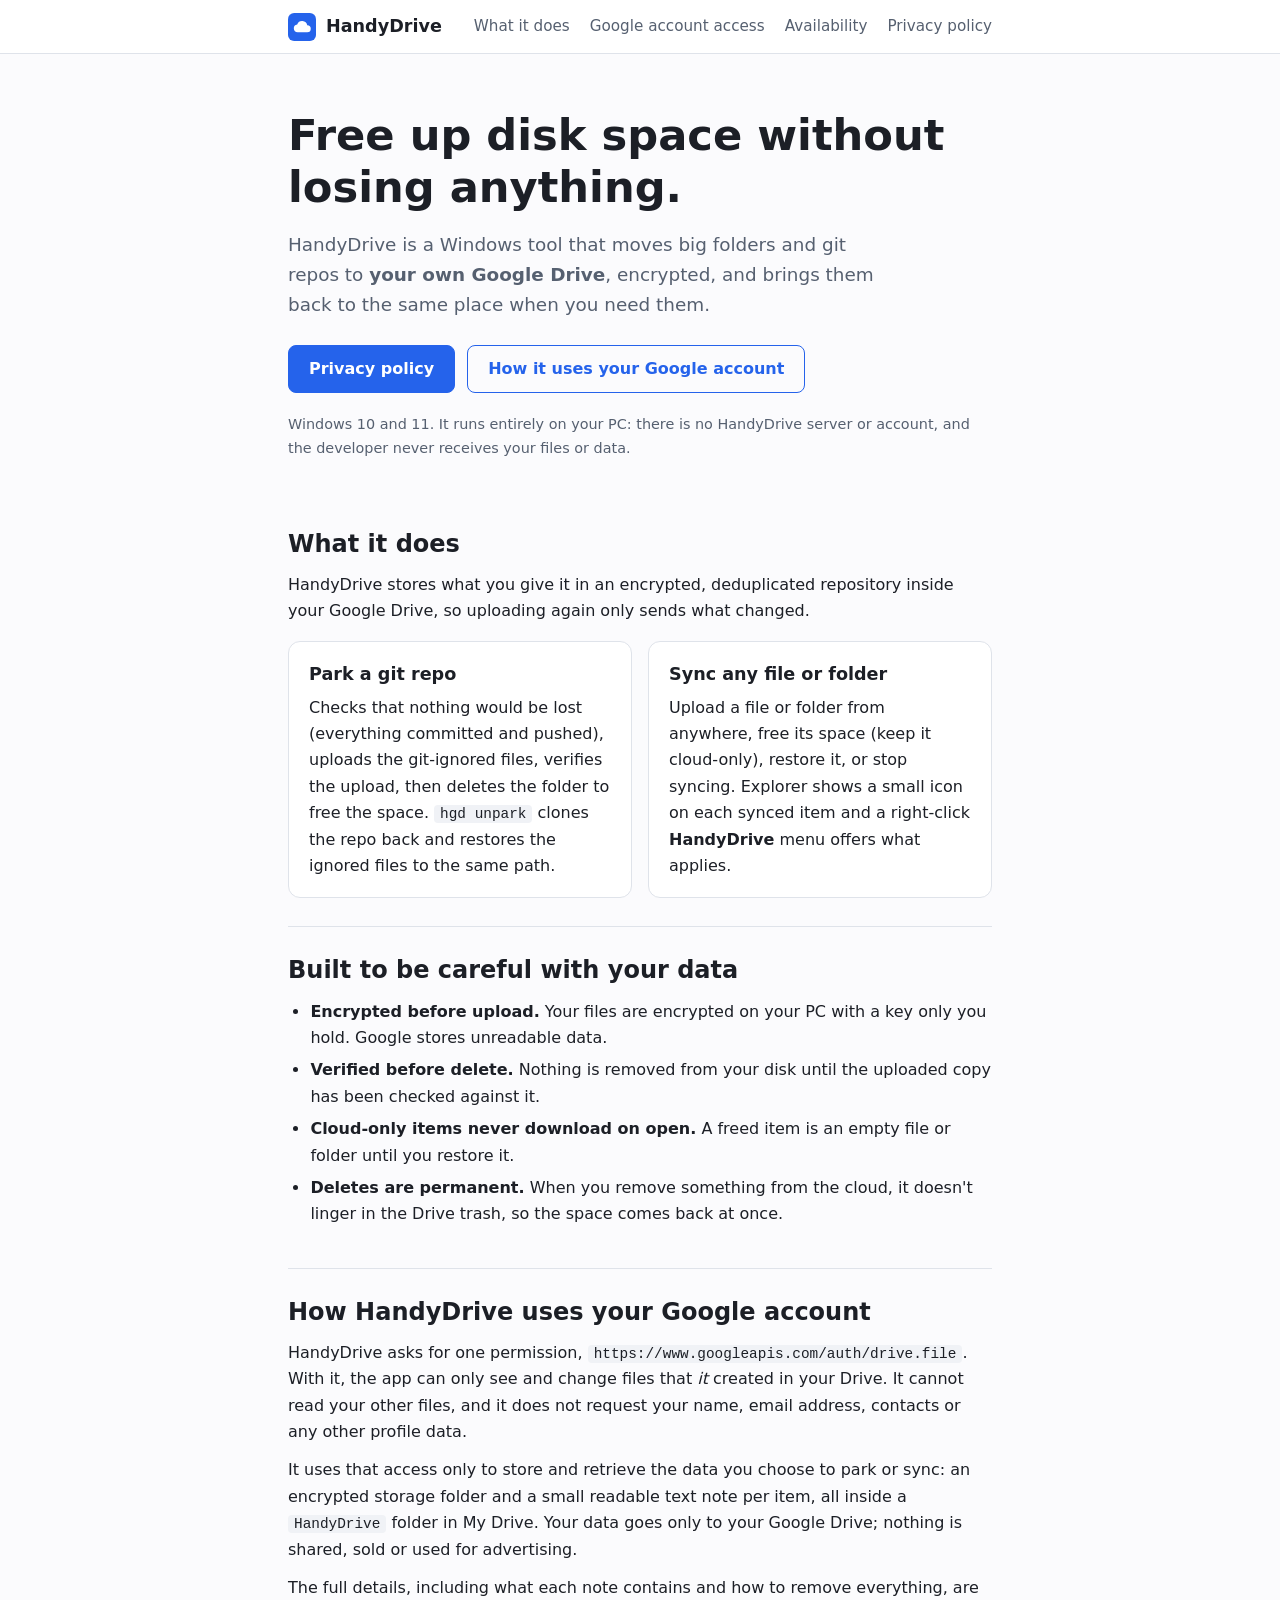
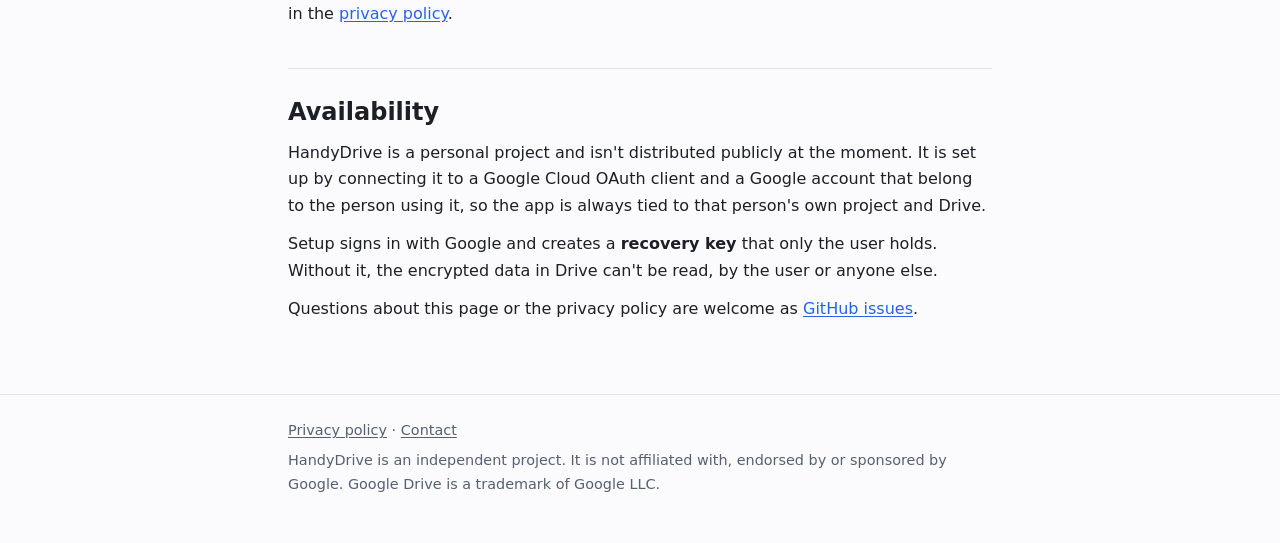
<file: handydrive/index.html>
<!doctype html>
<html lang="en">
<head>
<meta charset="utf-8">
<meta name="viewport" content="width=device-width, initial-scale=1">
<title>HandyDrive: park and sync folders on Google Drive</title>
<meta name="description" content="HandyDrive is a Windows tool that parks git repos and syncs any file or folder to your own Google Drive as an encrypted backup, so you can free up disk space and bring everything back later.">
<link rel="icon" href="favicon.svg" type="image/svg+xml">
<link rel="stylesheet" href="style.css">
</head>
<body>

<header class="site-header">
  <div class="wrap">
    <a class="brand" href="./"><img src="favicon.svg" alt="" width="28" height="28">HandyDrive</a>
    <nav aria-label="Main">
      <a href="#what">What it does</a>
      <a href="#google">Google account access</a>
      <a href="#availability">Availability</a>
      <a href="privacy.html">Privacy policy</a>
    </nav>
  </div>
</header>

<main>
  <div class="wrap">

    <div class="hero">
      <h1>Free up disk space without losing anything.</h1>
      <p class="lead">HandyDrive is a Windows tool that moves big folders and git repos to <strong>your own Google Drive</strong>, encrypted, and brings them back to the same place when you need them.</p>
      <div class="actions">
        <a class="btn" href="privacy.html">Privacy policy</a>
        <a class="btn secondary" href="#google">How it uses your Google account</a>
      </div>
      <p class="note">Windows 10 and 11. It runs entirely on your PC: there is no HandyDrive server or account, and the developer never receives your files or data.</p>
    </div>

    <section id="what">
      <h2>What it does</h2>
      <p>HandyDrive stores what you give it in an encrypted, deduplicated repository inside your Google Drive, so uploading again only sends what changed.</p>
      <div class="cards">
        <div class="card">
          <h3>Park a git repo</h3>
          <p>Checks that nothing would be lost (everything committed and pushed), uploads the git-ignored files, verifies the upload, then deletes the folder to free the space. <code>hgd unpark</code> clones the repo back and restores the ignored files to the same path.</p>
        </div>
        <div class="card">
          <h3>Sync any file or folder</h3>
          <p>Upload a file or folder from anywhere, free its space (keep it cloud-only), restore it, or stop syncing. Explorer shows a small icon on each synced item and a right-click <strong>HandyDrive</strong> menu offers what applies.</p>
        </div>
      </div>
    </section>

    <section id="how">
      <h2>Built to be careful with your data</h2>
      <ul>
        <li><strong>Encrypted before upload.</strong> Your files are encrypted on your PC with a key only you hold. Google stores unreadable data.</li>
        <li><strong>Verified before delete.</strong> Nothing is removed from your disk until the uploaded copy has been checked against it.</li>
        <li><strong>Cloud-only items never download on open.</strong> A freed item is an empty file or folder until you restore it.</li>
        <li><strong>Deletes are permanent.</strong> When you remove something from the cloud, it doesn't linger in the Drive trash, so the space comes back at once.</li>
      </ul>
    </section>

    <section id="google">
      <h2>How HandyDrive uses your Google account</h2>
      <p>HandyDrive asks for one permission, <code>https://www.googleapis.com/auth/drive.file</code>. With it, the app can only see and change files that <em>it</em> created in your Drive. It cannot read your other files, and it does not request your name, email address, contacts or any other profile data.</p>
      <p>It uses that access only to store and retrieve the data you choose to park or sync: an encrypted storage folder and a small readable text note per item, all inside a <code>HandyDrive</code> folder in My Drive. Your data goes only to your Google Drive; nothing is shared, sold or used for advertising.</p>
      <p>The full details, including what each note contains and how to remove everything, are in the <a href="privacy.html">privacy policy</a>.</p>
    </section>

    <section id="availability">
      <h2>Availability</h2>
      <p>HandyDrive is a personal project and isn't distributed publicly at the moment. It is set up by connecting it to a Google Cloud OAuth client and a Google account that belong to the person using it, so the app is always tied to that person's own project and Drive.</p>
      <p>Setup signs in with Google and creates a <strong>recovery key</strong> that only the user holds. Without it, the encrypted data in Drive can't be read, by the user or anyone else.</p>
      <p>Questions about this page or the privacy policy are welcome as <a href="https://github.com/centhoang/centhoang.github.io/issues">GitHub issues</a>.</p>
    </section>

  </div>
</main>

<footer class="site-footer">
  <div class="wrap">
    <p><a href="privacy.html">Privacy policy</a> · <a href="https://github.com/centhoang/centhoang.github.io/issues">Contact</a></p>
    <p>HandyDrive is an independent project. It is not affiliated with, endorsed by or sponsored by Google. Google Drive is a trademark of Google LLC.</p>
  </div>
</footer>

</body>
</html>
</file>
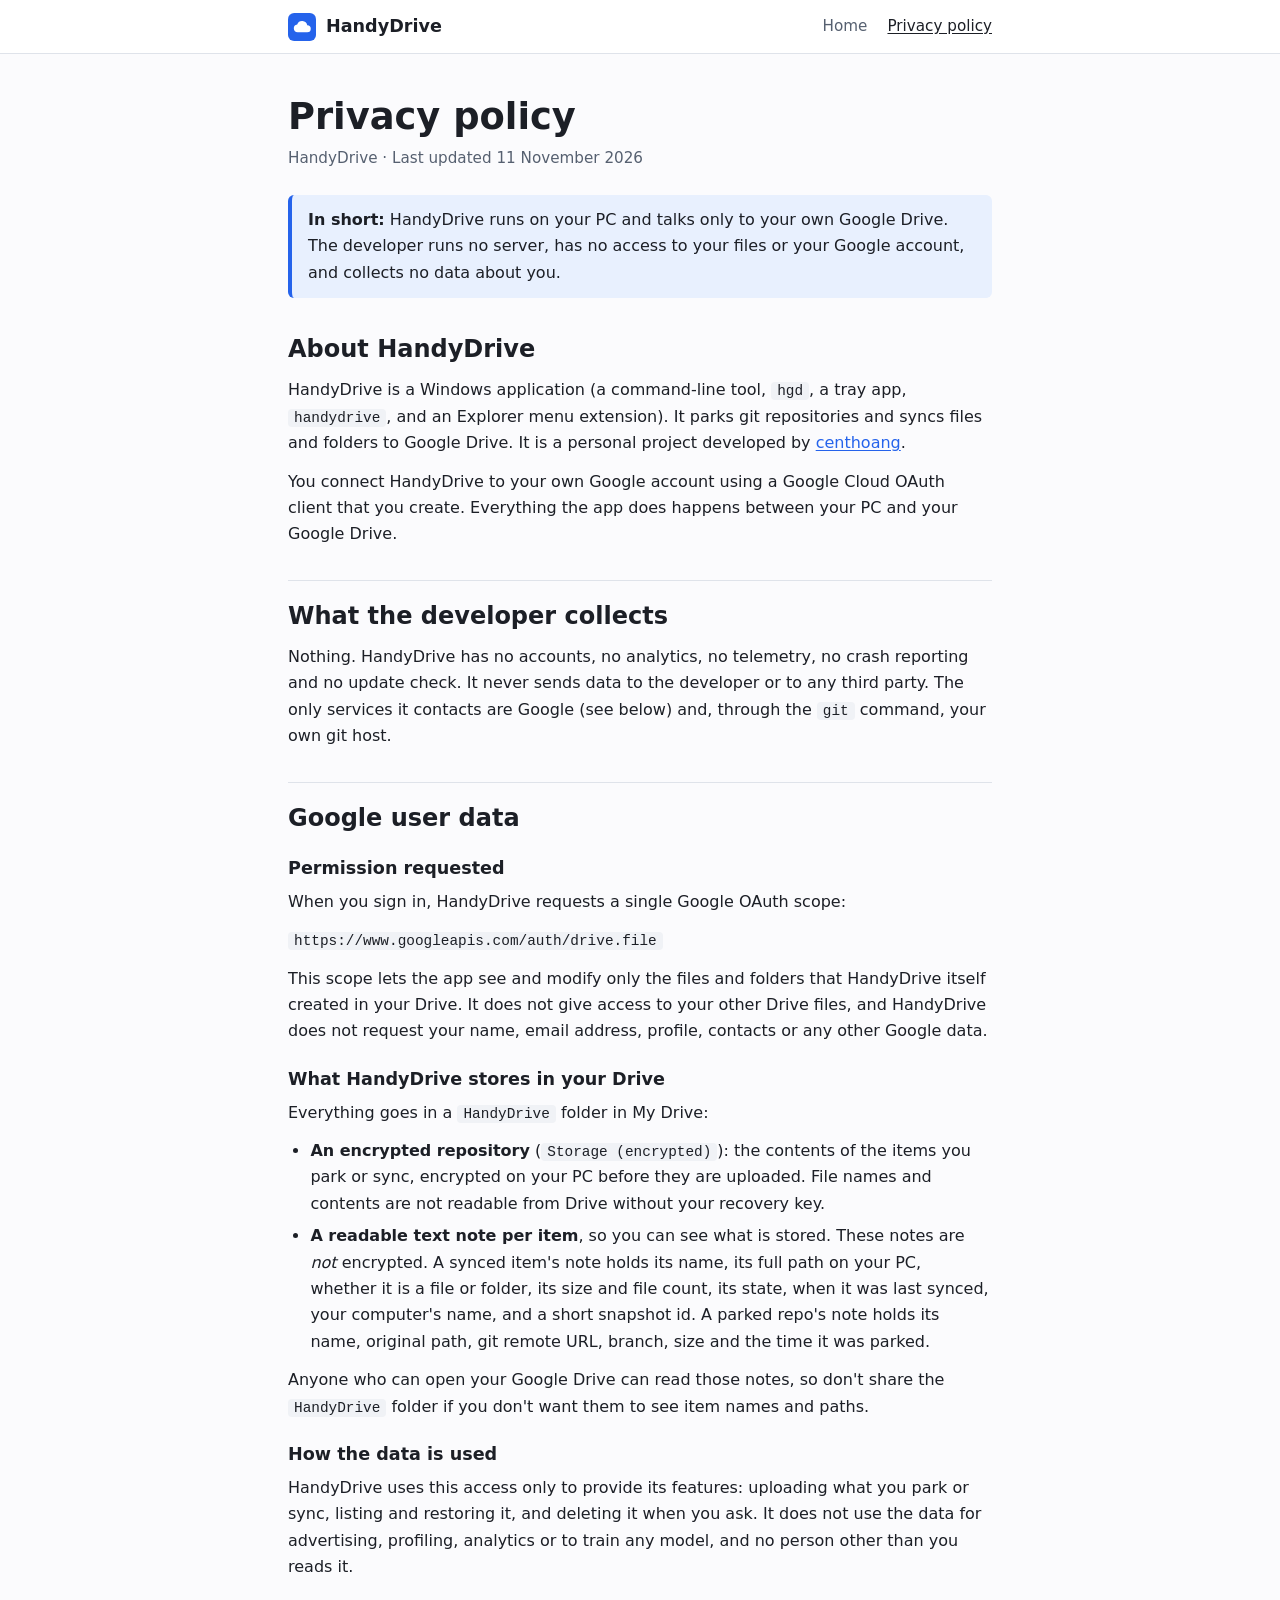
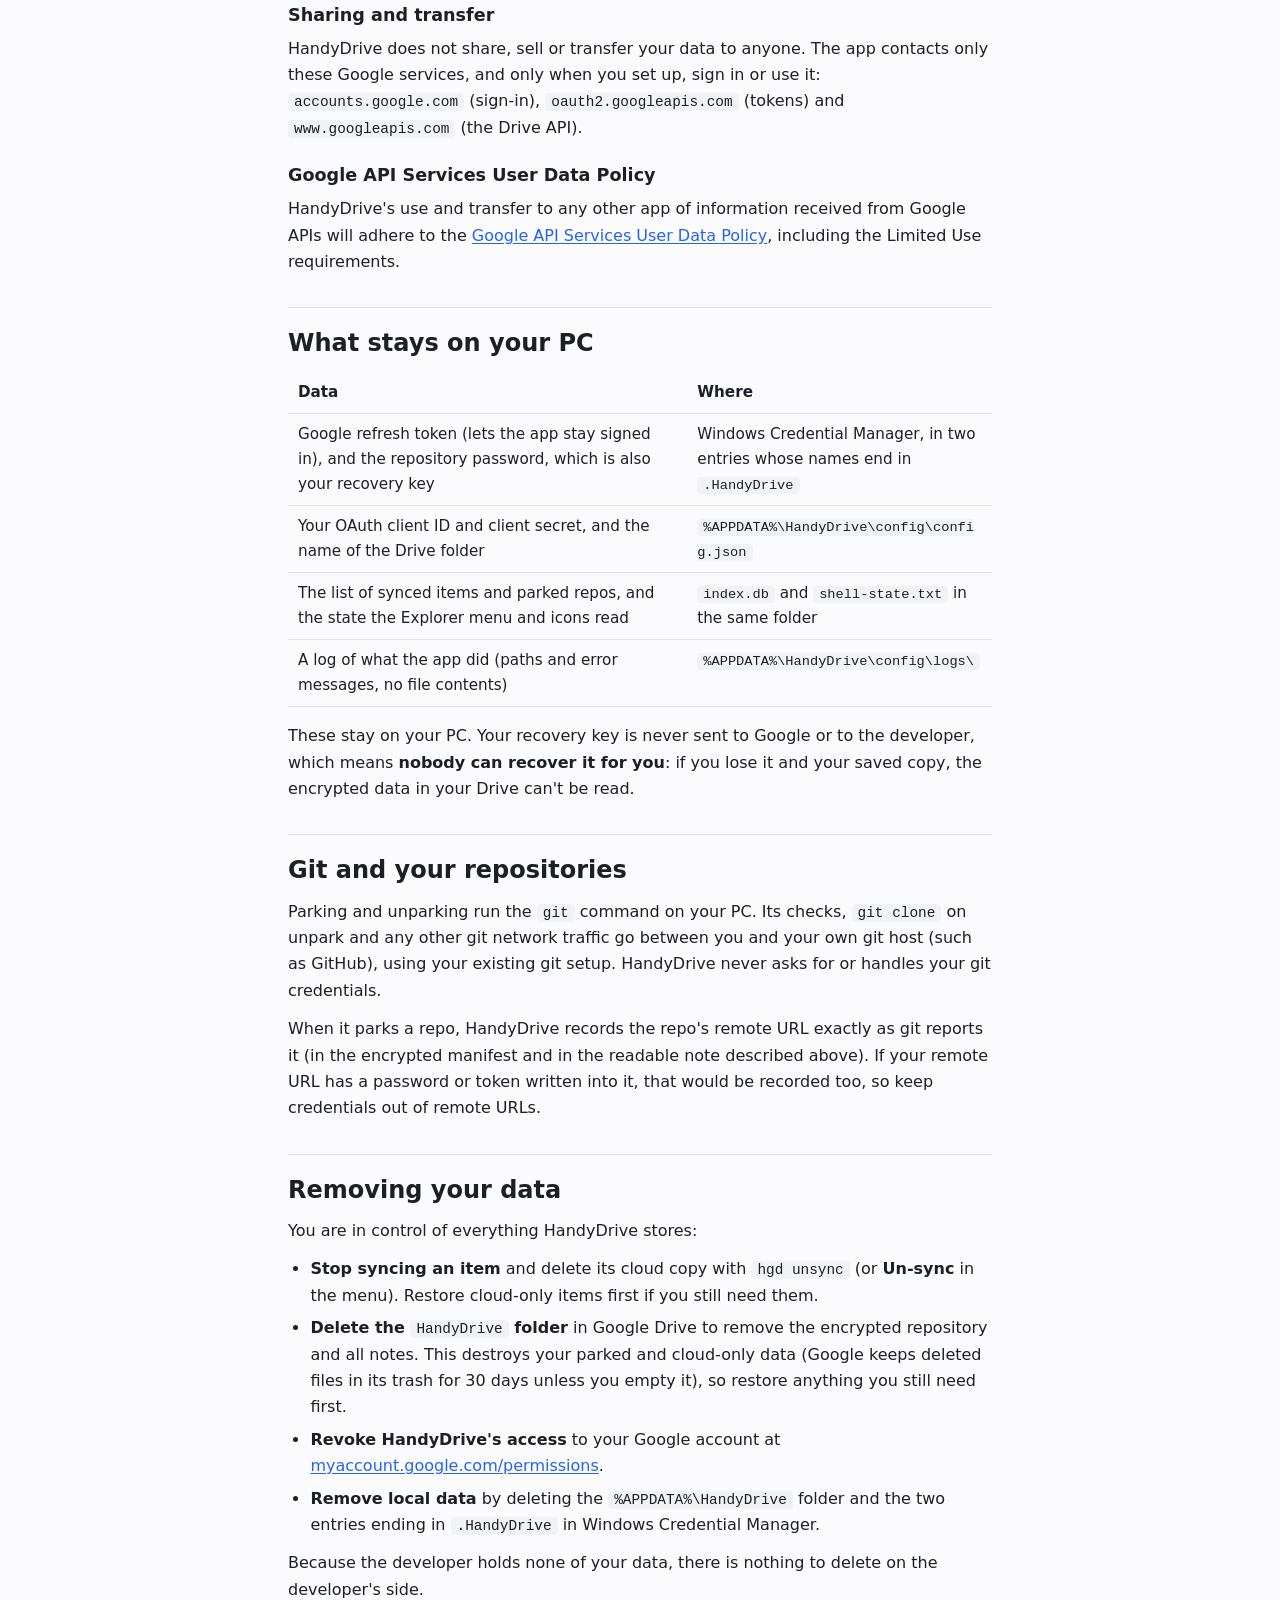
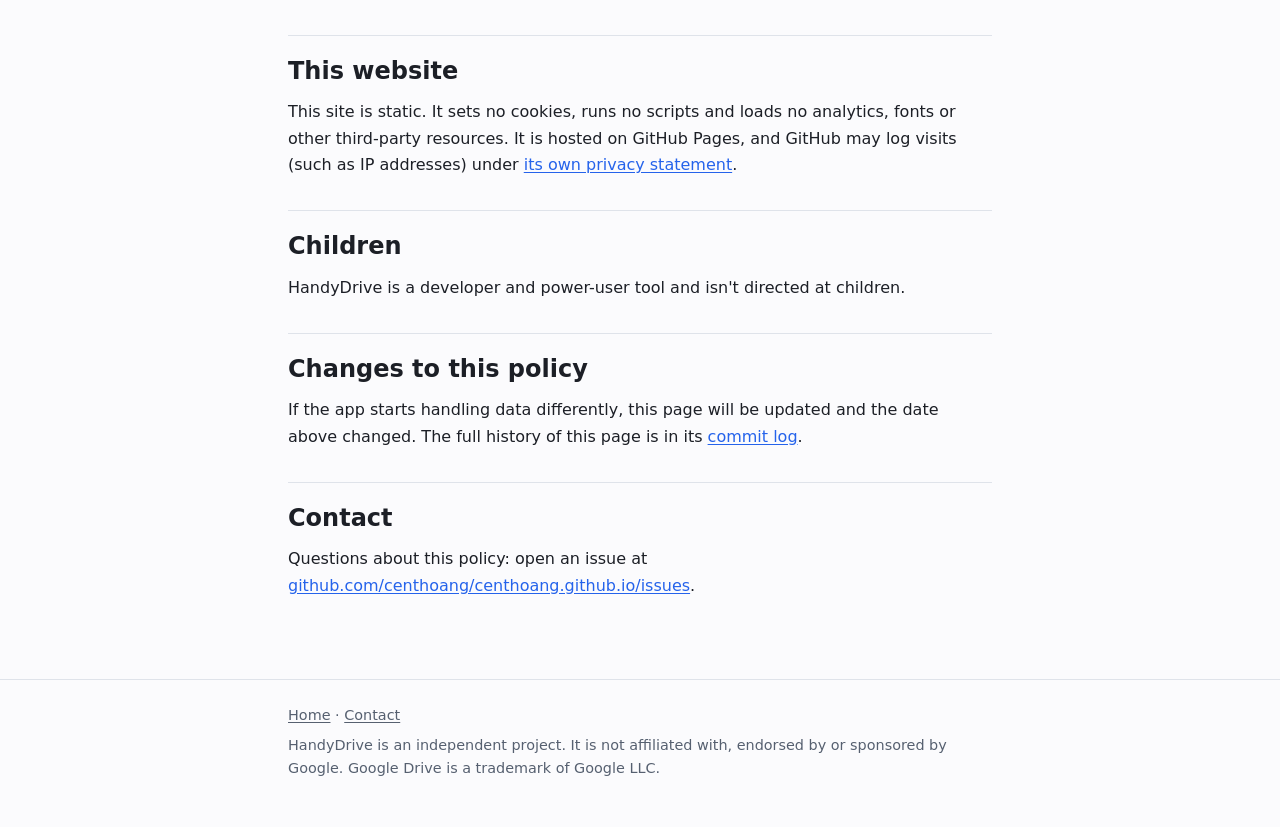
<file: handydrive/privacy.html>
<!doctype html>
<html lang="en">
<head>
<meta charset="utf-8">
<meta name="viewport" content="width=device-width, initial-scale=1">
<title>HandyDrive privacy policy</title>
<meta name="description" content="HandyDrive's privacy policy: what the app accesses on your PC and in your Google Drive, where your data is stored, and how to remove it.">
<link rel="icon" href="favicon.svg" type="image/svg+xml">
<link rel="stylesheet" href="style.css">
</head>
<body>

<header class="site-header">
  <div class="wrap">
    <a class="brand" href="./"><img src="favicon.svg" alt="" width="28" height="28">HandyDrive</a>
    <nav aria-label="Main">
      <a href="./">Home</a>
      <a href="privacy.html" aria-current="page">Privacy policy</a>
    </nav>
  </div>
</header>

<main>
  <div class="wrap doc">

    <h1>Privacy policy</h1>
    <p class="meta">HandyDrive · Last updated 11 November 2026</p>

    <div class="callout">
      <p><strong>In short:</strong> HandyDrive runs on your PC and talks only to your own Google Drive. The developer runs no server, has no access to your files or your Google account, and collects no data about you.</p>
    </div>

    <section id="about">
      <h2>About HandyDrive</h2>
      <p>HandyDrive is a Windows application (a command-line tool, <code>hgd</code>, a tray app, <code>handydrive</code>, and an Explorer menu extension). It parks git repositories and syncs files and folders to Google Drive. It is a personal project developed by <a href="https://github.com/centhoang">centhoang</a>.</p>
      <p>You connect HandyDrive to your own Google account using a Google Cloud OAuth client that you create. Everything the app does happens between your PC and your Google Drive.</p>
    </section>

    <section id="collect">
      <h2>What the developer collects</h2>
      <p>Nothing. HandyDrive has no accounts, no analytics, no telemetry, no crash reporting and no update check. It never sends data to the developer or to any third party. The only services it contacts are Google (see below) and, through the <code>git</code> command, your own git host.</p>
    </section>

    <section id="google">
      <h2>Google user data</h2>
      <h3>Permission requested</h3>
      <p>When you sign in, HandyDrive requests a single Google OAuth scope:</p>
      <p><code>https://www.googleapis.com/auth/drive.file</code></p>
      <p>This scope lets the app see and modify only the files and folders that HandyDrive itself created in your Drive. It does not give access to your other Drive files, and HandyDrive does not request your name, email address, profile, contacts or any other Google data.</p>

      <h3>What HandyDrive stores in your Drive</h3>
      <p>Everything goes in a <code>HandyDrive</code> folder in My Drive:</p>
      <ul>
        <li><strong>An encrypted repository</strong> (<code>Storage (encrypted)</code>): the contents of the items you park or sync, encrypted on your PC before they are uploaded. File names and contents are not readable from Drive without your recovery key.</li>
        <li><strong>A readable text note per item</strong>, so you can see what is stored. These notes are <em>not</em> encrypted. A synced item's note holds its name, its full path on your PC, whether it is a file or folder, its size and file count, its state, when it was last synced, your computer's name, and a short snapshot id. A parked repo's note holds its name, original path, git remote URL, branch, size and the time it was parked.</li>
      </ul>
      <p>Anyone who can open your Google Drive can read those notes, so don't share the <code>HandyDrive</code> folder if you don't want them to see item names and paths.</p>

      <h3>How the data is used</h3>
      <p>HandyDrive uses this access only to provide its features: uploading what you park or sync, listing and restoring it, and deleting it when you ask. It does not use the data for advertising, profiling, analytics or to train any model, and no person other than you reads it.</p>

      <h3>Sharing and transfer</h3>
      <p>HandyDrive does not share, sell or transfer your data to anyone. The app contacts only these Google services, and only when you set up, sign in or use it: <code>accounts.google.com</code> (sign-in), <code>oauth2.googleapis.com</code> (tokens) and <code>www.googleapis.com</code> (the Drive API).</p>

      <h3>Google API Services User Data Policy</h3>
      <p>HandyDrive's use and transfer to any other app of information received from Google APIs will adhere to the <a href="https://developers.google.com/terms/api-services-user-data-policy">Google API Services User Data Policy</a>, including the Limited Use requirements.</p>
    </section>

    <section id="pc">
      <h2>What stays on your PC</h2>
      <div class="table-scroll">
      <table>
        <thead><tr><th scope="col">Data</th><th scope="col">Where</th></tr></thead>
        <tbody>
          <tr><td>Google refresh token (lets the app stay signed in), and the repository password, which is also your recovery key</td><td>Windows Credential Manager, in two entries whose names end in <code>.HandyDrive</code></td></tr>
          <tr><td>Your OAuth client ID and client secret, and the name of the Drive folder</td><td><code>%APPDATA%\HandyDrive\config\config.json</code></td></tr>
          <tr><td>The list of synced items and parked repos, and the state the Explorer menu and icons read</td><td><code>index.db</code> and <code>shell-state.txt</code> in the same folder</td></tr>
          <tr><td>A log of what the app did (paths and error messages, no file contents)</td><td><code>%APPDATA%\HandyDrive\config\logs\</code></td></tr>
        </tbody>
      </table>
      </div>
      <p>These stay on your PC. Your recovery key is never sent to Google or to the developer, which means <strong>nobody can recover it for you</strong>: if you lose it and your saved copy, the encrypted data in your Drive can't be read.</p>
    </section>

    <section id="git">
      <h2>Git and your repositories</h2>
      <p>Parking and unparking run the <code>git</code> command on your PC. Its checks, <code>git clone</code> on unpark and any other git network traffic go between you and your own git host (such as GitHub), using your existing git setup. HandyDrive never asks for or handles your git credentials.</p>
      <p>When it parks a repo, HandyDrive records the repo's remote URL exactly as git reports it (in the encrypted manifest and in the readable note described above). If your remote URL has a password or token written into it, that would be recorded too, so keep credentials out of remote URLs.</p>
    </section>

    <section id="remove">
      <h2>Removing your data</h2>
      <p>You are in control of everything HandyDrive stores:</p>
      <ul>
        <li><strong>Stop syncing an item</strong> and delete its cloud copy with <code>hgd unsync</code> (or <strong>Un-sync</strong> in the menu). Restore cloud-only items first if you still need them.</li>
        <li><strong>Delete the <code>HandyDrive</code> folder</strong> in Google Drive to remove the encrypted repository and all notes. This destroys your parked and cloud-only data (Google keeps deleted files in its trash for 30 days unless you empty it), so restore anything you still need first.</li>
        <li><strong>Revoke HandyDrive's access</strong> to your Google account at <a href="https://myaccount.google.com/permissions">myaccount.google.com/permissions</a>.</li>
        <li><strong>Remove local data</strong> by deleting the <code>%APPDATA%\HandyDrive</code> folder and the two entries ending in <code>.HandyDrive</code> in Windows Credential Manager.</li>
      </ul>
      <p>Because the developer holds none of your data, there is nothing to delete on the developer's side.</p>
    </section>

    <section id="site">
      <h2>This website</h2>
      <p>This site is static. It sets no cookies, runs no scripts and loads no analytics, fonts or other third-party resources. It is hosted on GitHub Pages, and GitHub may log visits (such as IP addresses) under <a href="https://docs.github.com/en/site-policy/privacy-policies/github-general-privacy-statement">its own privacy statement</a>.</p>
    </section>

    <section id="children">
      <h2>Children</h2>
      <p>HandyDrive is a developer and power-user tool and isn't directed at children.</p>
    </section>

    <section id="changes">
      <h2>Changes to this policy</h2>
      <p>If the app starts handling data differently, this page will be updated and the date above changed. The full history of this page is in its <a href="https://github.com/centhoang/centhoang.github.io/commits/main/handydrive/privacy.html">commit log</a>.</p>
    </section>

    <section id="contact">
      <h2>Contact</h2>
      <p>Questions about this policy: open an issue at <a href="https://github.com/centhoang/centhoang.github.io/issues">github.com/centhoang/centhoang.github.io/issues</a>.</p>
    </section>

  </div>
</main>

<footer class="site-footer">
  <div class="wrap">
    <p><a href="./">Home</a> · <a href="https://github.com/centhoang/centhoang.github.io/issues">Contact</a></p>
    <p>HandyDrive is an independent project. It is not affiliated with, endorsed by or sponsored by Google. Google Drive is a trademark of Google LLC.</p>
  </div>
</footer>

</body>
</html>
</file>
<file: handydrive/style.css>
:root {
  --bg: #fbfbfd;
  --surface: #ffffff;
  --text: #1c1f26;
  --muted: #566070;
  --border: #dfe3ea;
  --accent: #2563eb;
  --accent-text: #ffffff;
  --accent-soft: #e8f0fe;
  --code-bg: #f0f2f6;
  --max: 46rem;
}

@media (prefers-color-scheme: dark) {
  :root:not([data-theme="light"]) {
    --bg: #12141a;
    --surface: #1a1d25;
    --text: #e8eaf0;
    --muted: #a0a8b8;
    --border: #2b303b;
    --accent: #6ea0ff;
    --accent-text: #0b1020;
    --accent-soft: #1d2740;
    --code-bg: #232733;
  }
}

:root[data-theme="dark"] {
  --bg: #12141a;
  --surface: #1a1d25;
  --text: #e8eaf0;
  --muted: #a0a8b8;
  --border: #2b303b;
  --accent: #6ea0ff;
  --accent-text: #0b1020;
  --accent-soft: #1d2740;
  --code-bg: #232733;
}

* { box-sizing: border-box; }

html { -webkit-text-size-adjust: 100%; }

body {
  margin: 0;
  background: var(--bg);
  color: var(--text);
  font: 1rem/1.65 system-ui, -apple-system, "Segoe UI", Roboto, sans-serif;
}

.wrap {
  max-width: var(--max);
  margin: 0 auto;
  padding: 0 16px;
}

a { color: var(--accent); text-underline-offset: 2px; }
a:hover { text-decoration-thickness: 2px; }
a:focus-visible, .btn:focus-visible { outline: 3px solid var(--accent); outline-offset: 2px; border-radius: 4px; }

/* header */
.site-header { border-bottom: 1px solid var(--border); background: var(--surface); }
.site-header .wrap {
  display: flex;
  flex-wrap: wrap;
  align-items: center;
  justify-content: space-between;
  gap: 8px 24px;
  padding-top: 12px;
  padding-bottom: 12px;
}
.brand {
  display: inline-flex;
  align-items: center;
  gap: 10px;
  color: var(--text);
  font-weight: 700;
  font-size: 1.1rem;
  text-decoration: none;
}
.brand img { width: 28px; height: 28px; }
nav { display: flex; flex-wrap: wrap; gap: 4px 20px; }
nav a { color: var(--muted); text-decoration: none; font-size: 0.95rem; }
nav a:hover, nav a[aria-current="page"] { color: var(--text); text-decoration: underline; }

/* hero */
.hero { padding: 56px 0 40px; }
.hero h1 { font-size: clamp(1.9rem, 5vw, 2.7rem); line-height: 1.2; margin: 0 0 16px; }
.lead { font-size: 1.15rem; color: var(--muted); margin: 0 0 24px; max-width: 38rem; }
.actions { display: flex; flex-wrap: wrap; gap: 12px; }
.btn {
  display: inline-block;
  padding: 10px 20px;
  border-radius: 8px;
  border: 1px solid var(--accent);
  background: var(--accent);
  color: var(--accent-text);
  font-weight: 600;
  text-decoration: none;
}
.btn:hover { filter: brightness(1.08); }
.btn.secondary { background: transparent; color: var(--accent); }
.note { margin: 20px 0 0; font-size: 0.9rem; color: var(--muted); }

/* content */
section { padding: 28px 0; }
section + section { border-top: 1px solid var(--border); }
h2 { font-size: 1.5rem; line-height: 1.3; margin: 0 0 12px; }
h3 { font-size: 1.1rem; margin: 20px 0 6px; }
p { margin: 0 0 12px; }
p, li, td { overflow-wrap: anywhere; }
ul, ol { margin: 0 0 12px; padding-left: 1.4rem; }
li { margin-bottom: 6px; }

.cards { display: grid; gap: 16px; grid-template-columns: repeat(auto-fit, minmax(16rem, 1fr)); margin-top: 16px; }
.card {
  background: var(--surface);
  border: 1px solid var(--border);
  border-radius: 12px;
  padding: 18px 20px;
}
.card h3 { margin-top: 0; }
.card p:last-child { margin-bottom: 0; }

code {
  background: var(--code-bg);
  padding: 1px 6px;
  border-radius: 4px;
  font: 0.9em ui-monospace, "Cascadia Mono", Consolas, monospace;
}
pre {
  background: var(--code-bg);
  padding: 12px 16px;
  border-radius: 8px;
  overflow-x: auto;
  margin: 0 0 12px;
}
pre code { background: none; padding: 0; }

.callout {
  background: var(--accent-soft);
  border-left: 4px solid var(--accent);
  border-radius: 6px;
  padding: 12px 16px;
  margin: 16px 0;
}
.callout p:last-child { margin-bottom: 0; }

table { width: 100%; border-collapse: collapse; margin: 0 0 16px; font-size: 0.95rem; }
th, td { text-align: left; vertical-align: top; padding: 8px 10px; border-bottom: 1px solid var(--border); }
th { font-weight: 600; }
.table-scroll { overflow-x: auto; }

/* privacy page */
.doc { padding-top: 40px; padding-bottom: 16px; }
.doc h1 { font-size: clamp(1.7rem, 4.5vw, 2.3rem); line-height: 1.25; margin: 0 0 6px; }
.meta { color: var(--muted); font-size: 0.95rem; margin: 0 0 24px; }
.doc section { padding: 20px 0; }

/* footer */
.site-footer { border-top: 1px solid var(--border); margin-top: 32px; padding: 24px 0 40px; color: var(--muted); font-size: 0.9rem; }
.site-footer p { margin: 0 0 6px; }
.site-footer a { color: var(--muted); }
.site-footer a:hover { color: var(--text); }
</file>
